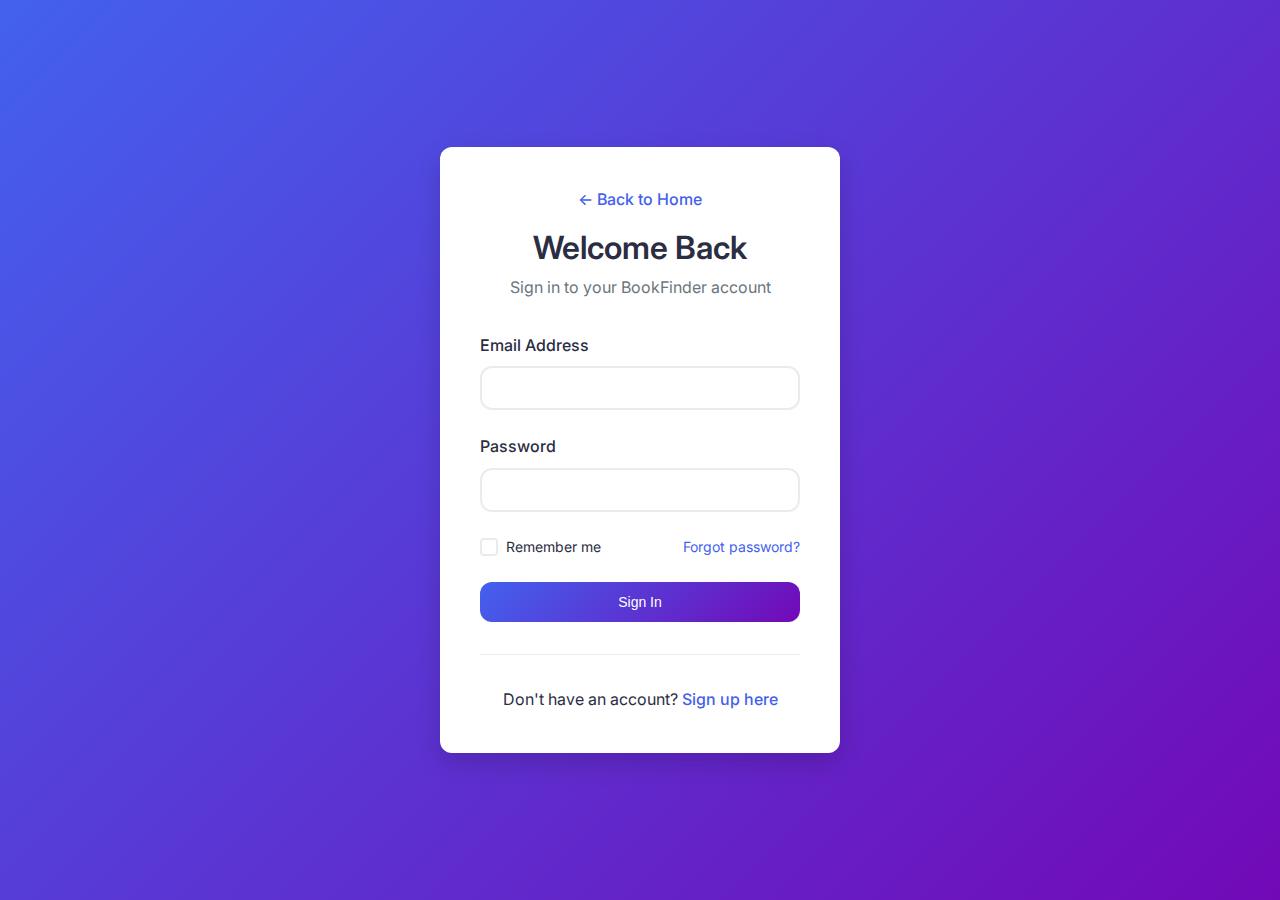
<file: main/login.html>
<!DOCTYPE html>
<html lang="en">
<head>
    <meta charset="UTF-8">
    <meta name="viewport" content="width=device-width, initial-scale=1.0">
    <title>Login - BookFinder</title>
    <link href="https://fonts.googleapis.com/css2?family=Inter:wght@300;400;500;600;700&display=swap" rel="stylesheet">
    <link rel="stylesheet" href="styles.css">
</head>
<body class="auth-page">
    <div class="auth-container">
        <div class="auth-card">
            <div class="auth-header">
                <a href="index.html" class="back-button">← Back to Home</a>
                <h1>Welcome Back</h1>
                <p>Sign in to your BookFinder account</p>
            </div>

            <form class="auth-form" id="loginForm">
                <div class="form-group">
                    <label for="email">Email Address</label>
                    <input type="email" id="email" name="email" required>
                </div>

                <div class="form-group">
                    <label for="password">Password</label>
                    <input type="password" id="password" name="password" required>
                </div>

                <div class="form-options">
                    <label class="checkbox-label">
                        <input type="checkbox" name="remember">
                        <span class="checkmark"></span>
                        Remember me
                    </label>
                    <a href="#" class="forgot-password">Forgot password?</a>
                </div>

                <button type="submit" class="btn btn-primary btn-full">Sign In</button>
            </form>

            <div class="auth-footer">
                <p>Don't have an account? <a href="signup.html">Sign up here</a></p>
            </div>
        </div>
    </div>

    <script>
        document.getElementById('loginForm').addEventListener('submit', function(e) {
            e.preventDefault();
            // In a real app, you would handle authentication here
            window.location.href = 'search.html';
        });
    </script>
</body>
</html>
</file>
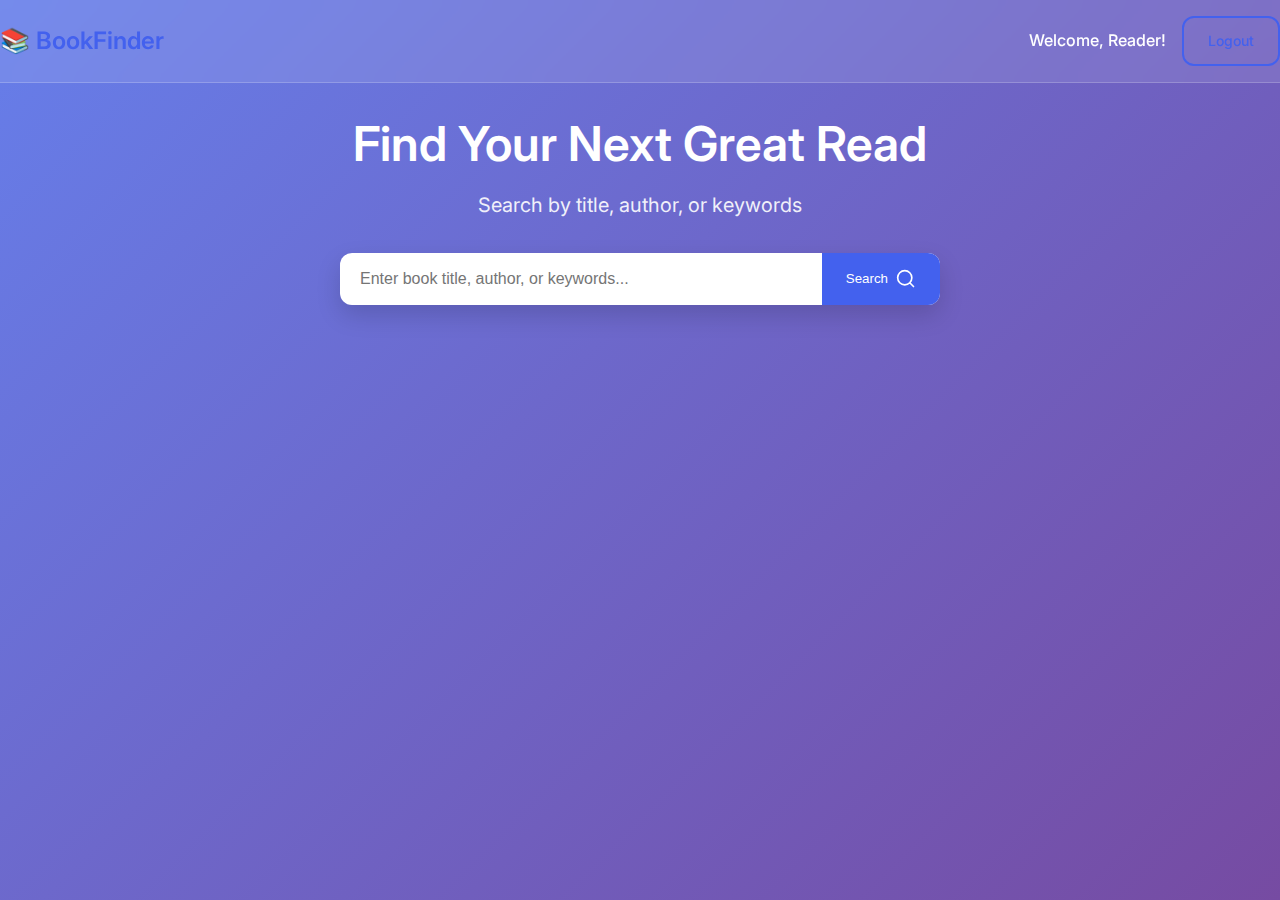
<file: main/search.html>
<!DOCTYPE html>
<html lang="en">
<head>
    <meta charset="UTF-8">
    <meta name="viewport" content="width=device-width, initial-scale=1.0">
    <title>Book Search - BookFinder</title>
    <link href="https://fonts.googleapis.com/css2?family=Inter:wght@300;400;500;600;700&display=swap" rel="stylesheet">
    <link rel="stylesheet" href="styles.css">
</head>
<body class="search-page">
    <header class="search-header">
        <nav class="navbar">
            <div class="nav-brand">
                <h1>📚 BookFinder</h1>
            </div>
            <div class="nav-links">
                <span class="user-welcome">Welcome, Reader!</span>
                <a href="index.html" class="btn btn-outline">Logout</a>
            </div>
        </nav>
    </header>

    <main class="search-main">
        <div class="search-container">
            <div class="search-hero">
                <h2>Find Your Next Great Read</h2>
                <p>Search by title, author, or keywords</p>
                
                <div class="search-box">
                    <input type="text" id="search-box" placeholder="Enter book title, author, or keywords...">
                    <button id="search" class="search-button">
                        <span>Search</span>
                        <svg width="20" height="20" viewBox="0 0 24 24" fill="none">
                            <path d="M21 21L16.514 16.506L21 21ZM19 10.5C19 15.194 15.194 19 10.5 19C5.806 19 2 15.194 2 10.5C2 5.806 5.806 2 10.5 2C15.194 2 19 5.806 19 10.5Z" stroke="currentColor" stroke-width="2" stroke-linecap="round" stroke-linejoin="round"/>
                        </svg>
                    </button>
                </div>
            </div>

            <div class="book-list hidden">
                <h3>Search Results</h3>
                <div id="list-output" class="books-grid">
                    <!-- Book cards will be injected here by JavaScript -->
                </div>
            </div>
        </div>
    </main>

    <!-- Message Modal -->
    <div id="message-box" class="modal hidden">
        <div class="modal-content">
            <p id="message-content"></p>
            <button id="message-close" class="btn btn-primary">OK</button>
        </div>
    </div>

    <script src="script.js"></script>
</body>
</html>
</file>
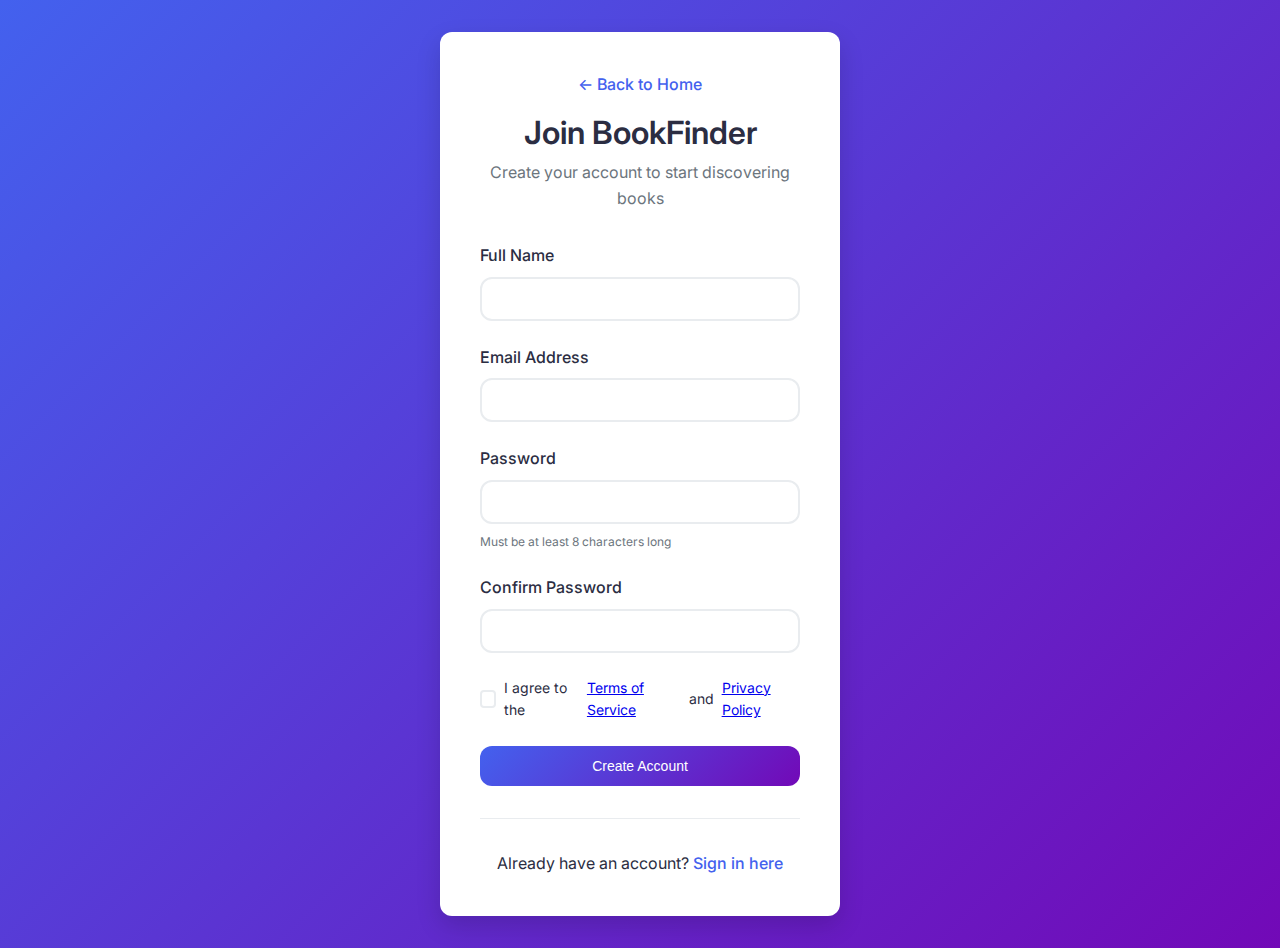
<file: main/signup.html>
<!DOCTYPE html>
<html lang="en">
<head>
    <meta charset="UTF-8">
    <meta name="viewport" content="width=device-width, initial-scale=1.0">
    <title>Sign Up - BookFinder</title>
    <link href="https://fonts.googleapis.com/css2?family=Inter:wght@300;400;500;600;700&display=swap" rel="stylesheet">
    <link rel="stylesheet" href="styles.css">
</head>
<body class="auth-page">
    <div class="auth-container">
        <div class="auth-card">
            <div class="auth-header">
                <a href="index.html" class="back-button">← Back to Home</a>
                <h1>Join BookFinder</h1>
                <p>Create your account to start discovering books</p>
            </div>

            <form class="auth-form" id="signupForm">
                <div class="form-group">
                    <label for="fullName">Full Name</label>
                    <input type="text" id="fullName" name="fullName" required>
                </div>

                <div class="form-group">
                    <label for="email">Email Address</label>
                    <input type="email" id="email" name="email" required>
                </div>

                <div class="form-group">
                    <label for="password">Password</label>
                    <input type="password" id="password" name="password" required>
                    <small>Must be at least 8 characters long</small>
                </div>

                <div class="form-group">
                    <label for="confirmPassword">Confirm Password</label>
                    <input type="password" id="confirmPassword" name="confirmPassword" required>
                </div>

                <div class="form-options">
                    <label class="checkbox-label">
                        <input type="checkbox" name="terms" required>
                        <span class="checkmark"></span>
                        I agree to the <a href="#">Terms of Service</a> and <a href="#">Privacy Policy</a>
                    </label>
                </div>

                <button type="submit" class="btn btn-primary btn-full">Create Account</button>
            </form>

            <div class="auth-footer">
                <p>Already have an account? <a href="login.html">Sign in here</a></p>
            </div>
        </div>
    </div>

    <script>
        document.getElementById('signupForm').addEventListener('submit', function(e) {
            e.preventDefault();
            const password = document.getElementById('password').value;
            const confirmPassword = document.getElementById('confirmPassword').value;
            
            if (password !== confirmPassword) {
                alert('Passwords do not match!');
                return;
            }
            
            if (password.length < 8) {
                alert('Password must be at least 8 characters long!');
                return;
            }
            
            // In a real app, you would handle registration here
            window.location.href = 'search.html';
        });
    </script>
</body>
</html>
</file>
<file: main/styles.css>
/* Reset and Base Styles */
* {
    margin: 0;
    padding: 0;
    box-sizing: border-box;
}

:root {
    --primary-color: #4361ee;
    --primary-dark: #3a56d4;
    --secondary-color: #7209b7;
    --accent-color: #f72585;
    --text-dark: #2b2d42;
    --text-light: #6c757d;
    --background-light: #f8f9fa;
    --white: #ffffff;
    --gray-light: #e9ecef;
    --border-radius: 12px;
    --shadow: 0 4px 6px rgba(0, 0, 0, 0.1);
    --shadow-lg: 0 10px 25px rgba(0, 0, 0, 0.15);
    --transition: all 0.3s ease;
}

body {
    font-family: 'Inter', sans-serif;
    line-height: 1.6;
    color: var(--text-dark);
    background-color: var(--background-light);
}

.container {
    max-width: 1200px;
    margin: 0 auto;
    padding: 0 20px;
}

/* Typography */
h1, h2, h3, h4, h5, h6 {
    font-weight: 600;
    line-height: 1.2;
    margin-bottom: 0.5rem;
}

/* Buttons */
.btn {
    display: inline-flex;
    align-items: center;
    gap: 8px;
    padding: 12px 24px;
    border: none;
    border-radius: var(--border-radius);
    font-weight: 500;
    text-decoration: none;
    cursor: pointer;
    transition: var(--transition);
    font-size: 14px;
}

.btn-primary {
    background: linear-gradient(135deg, var(--primary-color), var(--secondary-color));
    color: var(--white);
}

.btn-primary:hover {
    transform: translateY(-2px);
    box-shadow: var(--shadow-lg);
}

.btn-outline {
    background: transparent;
    color: var(--primary-color);
    border: 2px solid var(--primary-color);
}

.btn-outline:hover {
    background: var(--primary-color);
    color: var(--white);
}

.btn-large {
    padding: 16px 32px;
    font-size: 16px;
}

.btn-full {
    width: 100%;
    justify-content: center;
}

/* Navigation */
.navbar {
    display: flex;
    justify-content: space-between;
    align-items: center;
    padding: 1rem 0;
}

.nav-brand h1 {
    font-size: 1.5rem;
    color: var(--primary-color);
    margin: 0;
}

.nav-links {
    display: flex;
    gap: 1rem;
    align-items: center;
}

/* Homepage Styles */
.hero-section {
    display: grid;
    grid-template-columns: 1fr 1fr;
    gap: 4rem;
    align-items: center;
    min-height: 80vh;
    padding: 4rem 0;
}

.hero-title {
    font-size: 3.5rem;
    font-weight: 700;
    background: linear-gradient(135deg, var(--primary-color), var(--secondary-color));
    -webkit-background-clip: text;
    -webkit-text-fill-color: transparent;
    margin-bottom: 1rem;
}

.hero-subtitle {
    font-size: 1.25rem;
    color: var(--text-light);
    margin-bottom: 2rem;
}

.hero-buttons {
    display: flex;
    gap: 1rem;
}

/* Book Stack Animation */
.book-stack {
    position: relative;
    height: 300px;
    display: flex;
    justify-content: center;
    align-items: center;
}

.book {
    position: absolute;
    width: 120px;
    height: 160px;
    border-radius: 8px;
    transform-origin: center bottom;
    animation: float 3s ease-in-out infinite;
}

.book-1 {
    background: linear-gradient(45deg, #ff6b6b, #ff8e8e);
    transform: rotate(-5deg);
    animation-delay: 0s;
    z-index: 3;
}

.book-2 {
    background: linear-gradient(45deg, #4cc9f0, #4361ee);
    transform: rotate(0deg);
    animation-delay: 0.5s;
    z-index: 2;
}

.book-3 {
    background: linear-gradient(45deg, #7209b7, #b5179e);
    transform: rotate(5deg);
    animation-delay: 1s;
    z-index: 1;
}

@keyframes float {
    0%, 100% { transform: translateY(0) rotate(var(--rotation, 0deg)); }
    50% { transform: translateY(-20px) rotate(var(--rotation, 0deg)); }
}

/* Features Section */
.features-section {
    padding: 6rem 0;
    text-align: center;
}

.features-section h2 {
    font-size: 2.5rem;
    margin-bottom: 3rem;
    color: var(--text-dark);
}

.features-grid {
    display: grid;
    grid-template-columns: repeat(auto-fit, minmax(300px, 1fr));
    gap: 2rem;
}

.feature-card {
    background: var(--white);
    padding: 2rem;
    border-radius: var(--border-radius);
    box-shadow: var(--shadow);
    transition: var(--transition);
}

.feature-card:hover {
    transform: translateY(-5px);
    box-shadow: var(--shadow-lg);
}

.feature-icon {
    font-size: 3rem;
    margin-bottom: 1rem;
}

.feature-card h3 {
    font-size: 1.5rem;
    margin-bottom: 1rem;
    color: var(--text-dark);
}

/* Auth Pages */
.auth-page {
    background: linear-gradient(135deg, var(--primary-color), var(--secondary-color));
    min-height: 100vh;
    display: flex;
    align-items: center;
    justify-content: center;
    padding: 2rem;
}

.auth-container {
    width: 100%;
    max-width: 400px;
}

.auth-card {
    background: var(--white);
    padding: 2.5rem;
    border-radius: var(--border-radius);
    box-shadow: var(--shadow-lg);
}

.auth-header {
    text-align: center;
    margin-bottom: 2rem;
}

.auth-header h1 {
    font-size: 2rem;
    margin-bottom: 0.5rem;
    color: var(--text-dark);
}

.auth-header p {
    color: var(--text-light);
}

.back-button {
    color: var(--primary-color);
    text-decoration: none;
    font-weight: 500;
    margin-bottom: 1rem;
    display: inline-block;
}

/* Forms */
.auth-form {
    display: flex;
    flex-direction: column;
    gap: 1.5rem;
}

.form-group {
    display: flex;
    flex-direction: column;
    gap: 0.5rem;
}

.form-group label {
    font-weight: 500;
    color: var(--text-dark);
}

.form-group input {
    padding: 12px 16px;
    border: 2px solid var(--gray-light);
    border-radius: var(--border-radius);
    font-size: 14px;
    transition: var(--transition);
}

.form-group input:focus {
    outline: none;
    border-color: var(--primary-color);
    box-shadow: 0 0 0 3px rgba(67, 97, 238, 0.1);
}

.form-group small {
    color: var(--text-light);
    font-size: 12px;
}

.form-options {
    display: flex;
    justify-content: space-between;
    align-items: center;
    font-size: 14px;
}

.checkbox-label {
    display: flex;
    align-items: center;
    gap: 8px;
    cursor: pointer;
}

.checkbox-label input[type="checkbox"] {
    display: none;
}

.checkmark {
    width: 18px;
    height: 18px;
    border: 2px solid var(--gray-light);
    border-radius: 4px;
    display: flex;
    align-items: center;
    justify-content: center;
    transition: var(--transition);
}

.checkbox-label input[type="checkbox"]:checked + .checkmark {
    background: var(--primary-color);
    border-color: var(--primary-color);
}

.checkbox-label input[type="checkbox"]:checked + .checkmark::after {
    content: '✓';
    color: var(--white);
    font-size: 12px;
}

.forgot-password {
    color: var(--primary-color);
    text-decoration: none;
}

.auth-footer {
    text-align: center;
    margin-top: 2rem;
    padding-top: 2rem;
    border-top: 1px solid var(--gray-light);
}

.auth-footer a {
    color: var(--primary-color);
    text-decoration: none;
    font-weight: 500;
}

/* Search Page */
.search-page {
    min-height: 100vh;
    background: linear-gradient(135deg, #667eea 0%, #764ba2 100%);
}

.search-header {
    background: rgba(255, 255, 255, 0.1);
    backdrop-filter: blur(10px);
    border-bottom: 1px solid rgba(255, 255, 255, 0.2);
}

.search-main {
    padding: 2rem 0;
}

.search-container {
    max-width: 800px;
    margin: 0 auto;
    padding: 0 20px;
}

.search-hero {
    text-align: center;
    color: var(--white);
    margin-bottom: 3rem;
}

.search-hero h2 {
    font-size: 3rem;
    margin-bottom: 1rem;
}

.search-hero p {
    font-size: 1.25rem;
    opacity: 0.9;
    margin-bottom: 2rem;
}

/* Search Box */
.search-box {
    display: flex;
    max-width: 600px;
    margin: 0 auto;
    background: var(--white);
    border-radius: var(--border-radius);
    overflow: hidden;
    box-shadow: var(--shadow-lg);
    transition: var(--transition);
}

.search-box:focus-within {
    box-shadow: 0 0 0 3px rgba(67, 97, 238, 0.2);
}

.search-box input {
    flex: 1;
    padding: 16px 20px;
    border: none;
    outline: none;
    font-size: 16px;
    background: transparent;
}

.search-button {
    padding: 16px 24px;
    background: var(--primary-color);
    color: var(--white);
    border: none;
    cursor: pointer;
    transition: var(--transition);
    display: flex;
    align-items: center;
    gap: 8px;
    font-weight: 500;
}

.search-button:hover {
    background: var(--primary-dark);
    transform: none;
}

.search-button:active {
    transform: scale(0.98);
}

/* Loading Message */
.loading-message {
    text-align: center;
    color: var(--white);
    font-size: 1.2rem;
    padding: 3rem;
    grid-column: 1 / -1;
}

/* Book List Section */
.book-list {
    margin-top: 3rem;
    animation: fadeIn 0.5s ease-in;
}

.book-list h3 {
    color: var(--white);
    font-size: 2rem;
    text-align: center;
    margin-bottom: 2rem;
    text-shadow: 0 2px 4px rgba(0,0,0,0.3);
}

/* Books Grid */
.books-grid {
    display: grid;
    grid-template-columns: repeat(auto-fill, minmax(350px, 1fr));
    gap: 1.5rem;
    margin-top: 2rem;
}

.book-card {
    background: var(--white);
    border-radius: var(--border-radius);
    overflow: hidden;
    box-shadow: var(--shadow);
    transition: var(--transition);
    display: flex;
    animation: slideUp 0.5s ease-out;
}

.book-card:hover {
    transform: translateY(-5px);
    box-shadow: var(--shadow-lg);
}

.book-card-image {
    width: 120px;
    min-width: 120px;
    height: 160px;
    background: var(--gray-light);
    display: flex;
    align-items: center;
    justify-content: center;
    position: relative;
}

.book-card-image img {
    width: 100%;
    height: 100%;
    object-fit: cover;
    transition: var(--transition);
}

.book-card:hover .book-card-image img {
    transform: scale(1.05);
}

.book-card-content {
    flex: 1;
    padding: 1.5rem;
    display: flex;
    flex-direction: column;
    justify-content: space-between;
    gap: 1rem;
}

.book-card-title {
    font-size: 1.1rem;
    font-weight: 600;
    margin-bottom: 0.5rem;
    color: var(--text-dark);
    line-height: 1.3;
    display: -webkit-box;
    -webkit-line-clamp: 2;
    -webkit-box-orient: vertical;
    overflow: hidden;
}

.book-card-meta {
    color: var(--text-light);
    font-size: 0.85rem;
}

.book-card-meta p {
    margin-bottom: 0.3rem;
}

.book-card-button {
    align-self: flex-start;
    margin-top: auto;
}

/* Book Viewer */
.book-viewer-page {
    background: var(--background-light);
}

.viewer-header {
    background: var(--white);
    box-shadow: var(--shadow);
    border-bottom: 1px solid var(--gray-light);
}

.viewer-header .navbar {
    padding: 1rem 0;
}

.book-title {
    font-size: 1.25rem;
    color: var(--text-dark);
    margin: 0;
    text-align: center;
    flex: 1;
}

.back-link {
    color: var(--primary-color);
    text-decoration: none;
    font-weight: 600;
    font-size: 1.25rem;
}

.viewer-main {
    padding: 2rem 0;
}

.viewer-container {
    max-width: 1200px;
    margin: 0 auto;
    padding: 0 20px;
    position: relative;
}

.viewer-canvas {
    width: 100%;
    height: calc(100vh - 200px);
    min-height: 500px;
    background: var(--white);
    border-radius: var(--border-radius);
    box-shadow: var(--shadow);
    overflow: hidden;
}

/* Loading States */
.loading-overlay {
    position: absolute;
    top: 0;
    left: 0;
    right: 0;
    bottom: 0;
    background: rgba(255, 255, 255, 0.9);
    display: flex;
    flex-direction: column;
    align-items: center;
    justify-content: center;
    z-index: 10;
}

.loader {
    border: 4px solid var(--gray-light);
    border-top: 4px solid var(--primary-color);
    border-radius: 50%;
    width: 50px;
    height: 50px;
    animation: spin 1s linear infinite;
    margin-bottom: 1rem;
}

@keyframes spin {
    0% { transform: rotate(0deg); }
    100% { transform: rotate(360deg); }
}

/* Modal */
.modal {
    position: fixed;
    top: 0;
    left: 0;
    right: 0;
    bottom: 0;
    background: rgba(0, 0, 0, 0.5);
    display: flex;
    align-items: center;
    justify-content: center;
    z-index: 1000;
}

.modal-content {
    background: var(--white);
    padding: 2rem;
    border-radius: var(--border-radius);
    text-align: center;
    max-width: 400px;
    width: 90%;
}

.modal-content p {
    margin-bottom: 1.5rem;
    font-size: 1.1rem;
}

/* Animations */
@keyframes fadeIn {
    from {
        opacity: 0;
    }
    to {
        opacity: 1;
    }
}

@keyframes slideUp {
    from {
        opacity: 0;
        transform: translateY(20px);
    }
    to {
        opacity: 1;
        transform: translateY(0);
    }
}

/* Error States */
.error-message {
    text-align: center;
    padding: 2rem;
    color: var(--text-light);
}

.error-state {
    text-align: center;
    padding: 2rem;
    color: var(--text-light);
    background: var(--white);
    border-radius: var(--border-radius);
    margin: 1rem 0;
}

/* Utility Classes */
.hidden {
    display: none !important;
}

.user-welcome {
    color: var(--white);
    font-weight: 500;
}

.main-footer {
    text-align: center;
    padding: 2rem 0;
    color: var(--text-light);
    border-top: 1px solid var(--gray-light);
    margin-top: 4rem;
}

.nav-actions {
    display: flex;
    gap: 1rem;
}

/* Responsive Design */
@media (max-width: 768px) {
    .hero-section {
        grid-template-columns: 1fr;
        text-align: center;
        gap: 2rem;
        padding: 2rem 0;
    }

    .hero-title {
        font-size: 2.5rem;
    }

    .hero-buttons {
        flex-direction: column;
        align-items: center;
    }

    .search-hero h2 {
        font-size: 2rem;
    }

    .search-box {
        flex-direction: column;
        border-radius: var(--border-radius);
    }
    
    .search-box input {
        padding: 14px 16px;
        border-bottom: 1px solid var(--gray-light);
    }
    
    .search-button {
        justify-content: center;
        padding: 14px;
    }

    .books-grid {
        grid-template-columns: 1fr;
    }

    .book-card {
        flex-direction: column;
    }

    .book-card-image {
        width: 100%;
        height: 200px;
        min-width: unset;
    }

    .book-card-content {
        padding: 1rem;
    }

    .navbar {
        flex-direction: column;
        gap: 1rem;
    }

    .nav-links {
        justify-content: center;
    }

    .book-title {
        font-size: 1rem;
        margin: 0.5rem 0;
    }

    .viewer-header .navbar {
        flex-direction: column;
        gap: 0.5rem;
    }
}

@media (max-width: 480px) {
    .auth-card {
        padding: 1.5rem;
    }

    .search-hero h2 {
        font-size: 1.8rem;
    }
    
    .search-hero p {
        font-size: 1rem;
    }
    
    .book-list h3 {
        font-size: 1.5rem;
    }

    .features-grid {
        grid-template-columns: 1fr;
    }

    .feature-card {
        padding: 1.5rem;
    }
}
</file>
